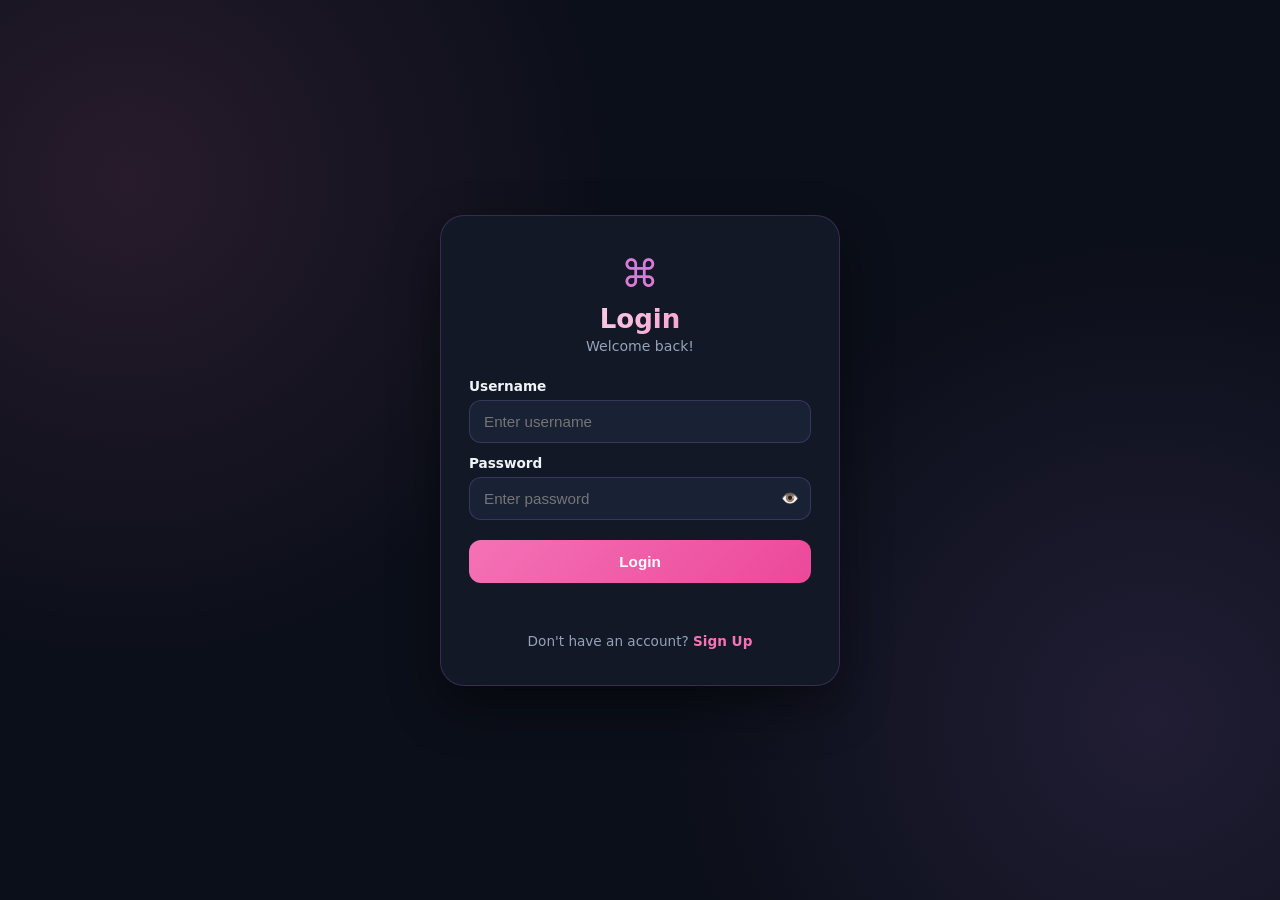
<file: index.html>
<!DOCTYPE html>
<html lang="en">
<head>
    <meta charset="UTF-8">
    <meta name="viewport" content="width=device-width, initial-scale=1.0">
    <meta name="description" content="Christian's personal portfolio: learning, interests, goals, and growth as a BSIT student.">
    <title>Home | Christian's Personal Portfolio</title>
    <link rel="stylesheet" href="style.css">
    <link rel="icon" href="favicon.ico" type="image/x-icon">
</head>
<body>
    <header>
        <h1>Christian | Personal Portfolio</h1>
        <p>Quiet progress. Real growth. A life built with purpose.</p>
    </header>

    <nav aria-label="Main navigation">
        <ul>
            <li><a href="index.html">Home</a></li>
            <li><a href="skills.html">Skills</a></li>
            <li><a href="goals.html">Goals</a></li>
            <li><a href="funfacts.html">Fun Facts</a></li>
            <li><a href="gallery.html">Gallery</a></li>
            <li><a href="contact.html">Contact</a></li>
            <li><button type="button" class="theme-toggle" id="themeToggle" onclick="toggleTheme()" title="Toggle theme">☀️</button></li>
            <li><button type="button" class="logout-btn" onclick="confirmLogout()">Logout</button></li>
        </ul>
    </nav>

    <main class="main-content">
        <section class="reveal">
            <h2 class="page-title">Welcome to My World</h2>
            <p class="welcome-text">
                Hi, I'm Christian, a BSIT student at the University of Antique.
                I'm interested in technology, problem-solving, and building skills
                that will help me create useful things. This portfolio shares what
                I'm learning, what keeps me motivated, and the person I'm working to become.
            </p>

            <div class="feature-cards">
                <a class="feature-card reveal" href="skills.html" style="text-decoration:none">
                    <div class="icon" aria-hidden="true">⌘</div>
                    <h3>Skills</h3>
                    <p>Learning HTML, CSS, JavaScript, and programming fundamentals one project at a time.</p>
                </a>
                <a class="feature-card reveal" href="goals.html" style="text-decoration:none">
                    <div class="icon" aria-hidden="true">↗</div>
                    <h3>Goals</h3>
                    <p>Building practical IT skills while staying curious, disciplined, and open to learning.</p>
                </a>
                <a class="feature-card reveal" href="funfacts.html" style="text-decoration:none">
                    <div class="icon" aria-hidden="true">✳</div>
                    <h3>Fun Facts</h3>
                    <p>Discover my interests in gaming, anime, chess, reading, and fitness.</p>
                </a>
                <a class="feature-card reveal" href="gallery.html" style="text-decoration:none">
                    <div class="icon" aria-hidden="true">▧</div>
                    <h3>Gallery</h3>
                    <p>A collection of memories, experiences, and moments worth keeping.</p>
                </a>
            </div>
        </section>

        <section class="reveal">
            <h2 class="page-title">About Me</h2>
            <div class="about-profile-wrapper">
                <div class="profile-avatar-container">
                    <!-- Replace zhac.jpg with your edited profile image filename if needed -->
                    <img src="zhac.jpg" alt="Christian's profile photo" class="profile-avatar">
                    <div class="status-badge">
                        <span class="status-dot"></span> Learning
                    </div>
                </div>

                <div class="about-content">
                    <p class="about-text">
                        I'm a BSIT student who enjoys technology, learning new things,
                        and challenging myself. Outside class, I spend time playing
                        Mobile Legends, watching anime, reading manhua, playing chess,
                        and working out. I value consistency over quick results and
                        believe mistakes are part of getting better. I keep things low-key
                        and focus on what matters: learning useful skills, building
                        discipline, and becoming a stronger version of myself.
                    </p>

                    <div class="cute-badges">
                        <span class="tag-badge">🎮 Mobile Legends</span>
                        <span class="tag-badge">♟️ Chess</span>
                        <span class="tag-badge">📚 Manhua</span>
                        <span class="tag-badge">💪 Fitness</span>
                        <span class="tag-badge">💻 Web Dev</span>
                    </div>
                </div>
            </div>
        </section>

        <section class="reveal">
            <h2 class="page-title">My Interests</h2>
            <p><strong>Technology:</strong> Exploring programming, web development, and different areas of IT.</p>
            <p><strong>Gaming:</strong> Playing Mobile Legends and improving my game knowledge and skills.</p>
            <p><strong>Fitness:</strong> Working out to develop strength, discipline, and consistency.</p>
            <p><strong>Learning:</strong> Reading, solving problems, playing chess, and discovering new ideas.</p>
        </section>

        <section class="reveal">
            <h2 class="page-title">My Personal Motto</h2>
            <p class="welcome-text">
                <span class="typing-text">“Quietly becoming who I'm meant to be.”</span>
            </p>
            <p>
                I don't believe every step needs an audience. Some of the best
                progress happens quietly through daily effort, patience,
                self-discipline, and learning from experience.
            </p>
        </section>
    </main>

    <div class="footer-divider"></div>
    <footer>
        <p>Christian | Personal Portfolio</p>
        <p>Quiet progress. Real growth.</p>
    </footer>

    <script src="script.js"></script>
<!-- Custom Styled Logout Modal -->
<div id="logoutModal" class="custom-modal">
    <div class="custom-modal-card">
        <span class="modal-icon">👋</span>
        <h3>Confirm Logout</h3>
        <p>Are you sure you want to log out of your portfolio session?</p>
        <div class="custom-modal-actions">
            <button type="button" class="btn-cancel" onclick="closeLogoutModal()">Cancel</button>
            <button type="button" class="btn-confirm" onclick="executeLogout()">Logout</button>
        </div>
    </div>
</div>
    
</body>
</html>
</file>
<file: style.css>
/* =========================================================
   CHRISTIAN'S PERSONAL PORTFOLIO
   Chill Cute-Tech Theme • Soft Lavender, Mint, Rose Glow
   ========================================================= */

:root {
    color-scheme: dark;
    --bg: #0b0f19;
    --surface: #121826;
    --surface-2: #182234;
    --surface-3: #202d44;
    --text: #f0f4f8;
    --text-muted: #94a3b8;
    --accent: #f472b6;          /* Soft Rose Pink */
    --accent-strong: #ec4899;   /* Hot Pink Glow */
    --accent-soft: rgba(244, 114, 182, 0.12);
    --cute-purple: #c084fc;     /* Lavender Accent */
    --cute-mint: #2dd4bf;       /* Fresh Mint */
    --border: rgba(192, 132, 252, 0.18);
    --shadow: 0 20px 45px rgba(0, 0, 0, 0.35);
    --radius: 22px;
    --max-width: 1120px;
}

:root[data-theme="light"] {
    color-scheme: light;
    --bg: #f5f3ff;
    --surface: #ffffff;
    --surface-2: #faf8ff;
    --surface-3: #eee8f8;
    --text: #1e1b4b;
    --text-muted: #64748b;
    --accent: #db2777;
    --accent-strong: #be185d;
    --accent-soft: rgba(219, 39, 119, 0.08);
    --cute-purple: #9333ea;
    --cute-mint: #0d9488;
    --border: rgba(147, 51, 234, 0.15);
    --shadow: 0 20px 40px rgba(147, 51, 234, 0.08);
}

* { box-sizing: border-box; }
html { scroll-behavior: smooth; scroll-padding-top: 110px; }

body {
    margin: 0;
    min-height: 100vh;
    font-family: Inter, "Segoe UI", system-ui, -apple-system, sans-serif;
    line-height: 1.72;
    color: var(--text);
    background:
        radial-gradient(circle at 10% 10%, rgba(244, 114, 182, 0.08), transparent 30rem),
        radial-gradient(circle at 90% 80%, rgba(192, 132, 252, 0.08), transparent 30rem),
        var(--bg);
    transition: background-color .25s ease, color .25s ease;
}

img { max-width: 100%; height: auto; }
a { color: inherit; }
button, input, textarea { font: inherit; }
button, a { -webkit-tap-highlight-color: transparent; }
::selection { color: #fff; background: var(--accent); }

/* Header */
header {
    position: relative;
    isolation: isolate;
    overflow: hidden;
    text-align: center;
    padding: clamp(38px, 6vw, 80px) 20px 36px;
    background: linear-gradient(135deg, #0d1322 0%, #171c35 50%, #25182e 100%);
    border-bottom: 1px solid var(--border);
}

header h1 {
    margin: 0 auto 10px;
    max-width: 900px;
    font-size: clamp(1.8rem, 5vw, 3.4rem);
    line-height: 1.25;
    letter-spacing: -.035em;
    font-weight: 800;
    background: linear-gradient(135deg, #ffffff 30%, var(--cute-purple) 70%, var(--accent) 100%);
    -webkit-background-clip: text;
    -webkit-text-fill-color: transparent;
}

header p {
    max-width: 680px;
    margin: 0 auto;
    color: #b8c4d6;
    font-size: clamp(.9rem, 2vw, 1.05rem);
}

/* Navigation - Fixed Overlap */
nav {
    position: sticky;
    z-index: 50;
    top: 0;
    background: color-mix(in srgb, var(--surface) 95%, transparent);
    border-bottom: 1px solid var(--border);
    backdrop-filter: blur(18px);
    -webkit-backdrop-filter: blur(18px);
}

nav ul {
    max-width: var(--max-width);
    margin: 0 auto;
    padding: 8px 12px;
    list-style: none;
    display: flex;
    align-items: center;
    justify-content: center;
    gap: 4px;
    flex-wrap: wrap;
}

nav li { display: flex; align-items: center; }

nav a {
    display: inline-flex;
    align-items: center;
    justify-content: center;
    min-height: 38px;
    padding: 6px 10px;
    border-radius: 10px;
    text-decoration: none;
    color: var(--text-muted);
    font-size: .88rem;
    font-weight: 650;
    transition: color .2s ease, background .2s ease, transform .2s ease;
}

nav a:hover, nav a.active {
    color: var(--text);
    background: var(--accent-soft);
}

nav a.active { box-shadow: inset 0 -2px var(--accent); }

.theme-toggle, .logout-btn {
    min-height: 38px;
    padding: 6px 10px;
    border: 1px solid var(--border);
    border-radius: 10px;
    background: var(--surface-2);
    color: var(--text);
    cursor: pointer;
    transition: transform .2s ease, border-color .2s ease;
}

.theme-toggle { font-size: 0.95rem; }
.logout-btn { color: var(--accent-strong); font-size: .85rem; font-weight: 700; }
.theme-toggle:hover, .logout-btn:hover {
    transform: translateY(-2px);
    border-color: var(--accent);
}

/* Main Layout */
.main-content {
    width: min(var(--max-width), calc(100% - 28px));
    margin: 28px auto 50px;
}

section {
    margin: 0 0 24px;
    padding: clamp(20px, 4vw, 36px);
    border: 1px solid var(--border);
    border-radius: var(--radius);
    background: var(--surface);
    box-shadow: var(--shadow);
}

.page-title {
    display: flex;
    align-items: center;
    gap: 12px;
    margin: 0 0 20px;
    font-size: clamp(1.3rem, 3vw, 1.8rem);
    line-height: 1.25;
    letter-spacing: -.035em;
}

.page-title::before {
    content: "";
    width: 4px;
    height: 1.35em;
    flex: 0 0 4px;
    border-radius: 5px;
    background: linear-gradient(var(--accent-strong), var(--cute-purple));
}

p { color: var(--text-muted); }
section > p { margin: 0 0 14px; }
section > p:last-child { margin-bottom: 0; }
strong { color: var(--text); }

.welcome-text, .about-text {
    font-size: clamp(.95rem, 2vw, 1.05rem);
    line-height: 1.8;
    word-break: break-word;
}

.welcome-text {
    padding: 18px 20px;
    border-left: 3px solid var(--accent);
    border-radius: 0 12px 12px 0;
    background: var(--accent-soft);
    max-width: 100%;
}

/* About Profile Section */
.about-profile-wrapper {
    display: flex;
    align-items: center;
    gap: 28px;
    margin-top: 10px;
}

.profile-avatar-container {
    position: relative;
    flex-shrink: 0;
    width: 150px;
    height: 150px;
}

.profile-avatar {
    width: 100%;
    height: 100%;
    object-fit: cover;
    border-radius: 50%;
    border: 3px solid var(--accent);
    box-shadow: 0 0 25px rgba(244, 114, 182, 0.35);
    transition: transform 0.3s ease;
    cursor: pointer;
}

.status-badge {
    position: absolute;
    bottom: 6px;
    right: 6px;
    background: var(--surface);
    border: 2px solid var(--border);
    border-radius: 20px;
    padding: 2px 8px;
    font-size: 0.72rem;
    font-weight: 700;
    color: var(--cute-mint);
    display: flex;
    align-items: center;
    gap: 4px;
}

.status-dot {
    width: 7px;
    height: 7px;
    background-color: var(--cute-mint);
    border-radius: 50%;
    box-shadow: 0 0 8px var(--cute-mint);
    animation: pulse 1.8s infinite;
}

@keyframes pulse {
    0%, 100% { opacity: 1; transform: scale(1); }
    50% { opacity: 0.5; transform: scale(0.85); }
}

.cute-badges {
    display: flex;
    flex-wrap: wrap;
    gap: 8px;
    margin-top: 14px;
}

.tag-badge {
    display: inline-flex;
    align-items: center;
    gap: 5px;
    padding: 4px 12px;
    border-radius: 50px;
    font-size: 0.8rem;
    font-weight: 600;
    background: var(--surface-2);
    color: var(--cute-purple);
    border: 1px solid var(--border);
}

/* Cards Grid */
.feature-cards, .goal-grid {
    display: grid;
    grid-template-columns: repeat(2, minmax(0, 1fr));
    gap: 16px;
    margin-top: 20px;
}

.feature-card, .goal-card, .contact-form, .contact-details {
    min-width: 0;
    padding: 20px;
    border: 1px solid var(--border);
    border-radius: 15px;
    background: linear-gradient(145deg, var(--surface-2), var(--surface));
    transition: transform .22s ease, border-color .22s ease;
}

.feature-card:hover, .goal-card:hover {
    transform: translateY(-4px);
    border-color: var(--accent);
}

.feature-card .icon {
    display: grid;
    place-items: center;
    width: 42px; height: 42px;
    margin-bottom: 12px;
    border-radius: 12px;
    background: var(--accent-soft);
    font-size: 1.3rem;
}

.goal-card { cursor: pointer; }

.goal-header {
    color: var(--text);
    font-weight: 750;
    font-size: 1.02rem;
    margin-bottom: 8px;
}

.goal-details {
    display: none;
    margin-top: 12px;
    padding-top: 12px;
    border-top: 1px solid var(--border);
    color: var(--text-muted);
}

/* Gallery & Lightbox Styles */
.funfact-image {
    display: block;
    width: 100%;
    aspect-ratio: 16 / 10;
    object-fit: cover;
    margin-bottom: 16px;
    border-radius: 11px;
    border: 1px solid var(--border);
}

.gallery {
    display: grid;
    grid-template-columns: repeat(3, minmax(0, 1fr));
    gap: 16px;
}

.thumbnail {
    display: block;
    width: 100%;
    aspect-ratio: 4 / 3;
    object-fit: cover;
    border: 1px solid var(--border);
    border-radius: 14px;
    background: var(--surface-2);
    cursor: zoom-in;
    transition: transform .25s ease, box-shadow .25s ease, border-color .25s ease;
}

.thumbnail:hover {
    transform: scale(1.02);
    border-color: var(--accent);
    box-shadow: 0 16px 30px rgba(0,0,0,.22);
}

.lightbox {
    display: none;
    position: fixed;
    z-index: 200;
    inset: 0;
    padding: 60px 20px;
    background: rgba(3, 7, 15, .94);
    backdrop-filter: blur(10px);
}

/* Card Lightbox Container */
.zoomable-card {
    cursor: zoom-in;
}

.lightbox-card-container {
    max-width: 580px;
    width: 92%;
    margin: 0 auto;
    position: relative;
    top: 50%;
    transform: translateY(-50%);
    background: var(--surface);
    border: 1px solid var(--border);
    border-radius: 20px;
    padding: 20px;
    box-shadow: 0 25px 60px rgba(0, 0, 0, 0.6);
    text-align: left;
    max-height: 85vh;
    overflow-y: auto;
    display: flex;
    flex-direction: column;
}

.lightbox-card-container img {
    width: 100%;
    max-height: 50vh;
    object-fit: contain;
    background: rgba(0, 0, 0, 0.2);
    border-radius: 12px;
    border: 1px solid var(--border);
    margin-bottom: 16px;
}

.lightbox-title {
    font-size: 1.25rem;
    font-weight: 750;
    color: var(--text);
    margin-bottom: 10px;
}

.lightbox-text {
    font-size: 0.95rem;
    line-height: 1.6;
    color: var(--text-muted);
}

.lightbox-close, .lightbox-prev, .lightbox-next {
    position: absolute;
    z-index: 2;
    display: grid;
    place-items: center;
    width: 44px; height: 44px;
    border: 1px solid rgba(255,255,255,.2);
    border-radius: 50%;
    background: rgba(255,255,255,.09);
    color: white;
    cursor: pointer;
    user-select: none;
    transition: background .2s ease, transform .2s ease;
}

.lightbox-close { top: 18px; right: 22px; font-size: 30px; }
.lightbox-prev { top: 50%; left: 18px; font-size: 20px; }
.lightbox-next { top: 50%; right: 18px; font-size: 20px; }
.lightbox-close:hover, .lightbox-prev:hover, .lightbox-next:hover {
    background: var(--accent);
    transform: scale(1.05);
}

/* Toast Notification Popup */
#toastNotification {
    position: fixed;
    bottom: 30px;
    left: 50%;
    transform: translateX(-50%) translateY(100px);
    background: var(--surface-2);
    border: 1px solid var(--accent);
    color: var(--text);
    padding: 12px 24px;
    border-radius: 50px;
    font-size: 0.9rem;
    font-weight: 600;
    box-shadow: 0 10px 30px rgba(0, 0, 0, 0.45);
    opacity: 0;
    visibility: hidden;
    transition: transform 0.35s ease, opacity 0.35s ease, visibility 0.35s ease;
    z-index: 9999;
    text-align: center;
    max-width: 90%;
}

#toastNotification.show {
    transform: translateX(-50%) translateY(0);
    opacity: 1;
    visibility: visible;
}

/* Contact layout */
.contact-layout {
    display: grid;
    grid-template-columns: repeat(2, minmax(0, 1fr));
    gap: 20px;
    align-items: stretch;
    margin-top: 22px;
}

.contact-form form { display: grid; gap: 8px; }

label {
    display: block;
    margin: 8px 0 0;
    color: var(--text);
    font-weight: 650;
    font-size: .92rem;
}

input[type="text"], input[type="email"], input[type="password"], textarea {
    width: 100%;
    min-width: 0;
    padding: 12px 14px;
    color: var(--text);
    background: var(--bg);
    border: 1px solid var(--border);
    border-radius: 10px;
    outline: none;
    transition: border-color .2s ease;
}

textarea { resize: vertical; min-height: 130px; }

button[type="submit"] {
    display: inline-flex;
    align-items: center;
    justify-content: center;
    margin-top: 12px;
    padding: 12px 17px;
    border: 0;
    border-radius: 10px;
    color: #fff;
    background: linear-gradient(135deg, var(--accent), var(--accent-strong));
    font-weight: 750;
    cursor: pointer;
}

/* Scroll Progress Bar */
#scrollProgress {
    position: fixed;
    top: 0;
    left: 0;
    height: 3px;
    background: linear-gradient(to right, var(--accent), var(--cute-purple));
    width: 0%;
    z-index: 9999;
}

/* Skill Bars & Percentage */
.skill-bar {
    width: 100%;
    height: 8px;
    background: var(--surface-3);
    border-radius: 10px;
    margin-top: 14px;
    overflow: hidden;
}

.skill-level {
    height: 100%;
    background: linear-gradient(to right, var(--accent), var(--cute-purple));
    border-radius: 10px;
    width: 0;
    transition: width 1.4s ease;
}

.feature-card small {
    display: block;
    margin-top: 8px;
    font-size: 0.85rem;
    font-weight: 700;
    color: var(--accent);
}

/* Typing Animation */
.typing-text {
    border-right: 2px solid var(--accent);
    white-space: normal;
    display: inline;
    animation: blink 0.7s step-end infinite;
}

@keyframes blink {
    50% { border-color: transparent; }
}

/* Scroll Reveal */
.reveal {
    opacity: 0;
    transform: translateY(20px);
    transition: opacity 0.6s ease, transform 0.6s ease;
}

.reveal.active {
    opacity: 1;
    transform: translateY(0);
}

/* Footer */
.footer-divider {
    width: min(900px, 70%);
    height: 1px;
    margin: 0 auto;
    background: var(--border);
}

footer {
    padding: 24px 18px 30px;
    text-align: center;
    color: var(--text-muted);
    font-size: .88rem;
}

footer p { margin: 3px 0; }

/* Responsive Adjustments */
@media (max-width: 760px) {
    .gallery { grid-template-columns: repeat(2, minmax(0, 1fr)); gap: 10px; }
    .contact-layout { grid-template-columns: minmax(0, 1fr); gap: 14px; }
    .lightbox-prev { left: 6px; }
    .lightbox-next { right: 6px; }
}

@media (max-width: 680px) {
    .about-profile-wrapper {
        flex-direction: column;
        text-align: center;
        gap: 18px;
    }
    
    .profile-avatar-container {
        width: 130px;
        height: 130px;
    }
    
    .cute-badges {
        justify-content: center;
    }
}

@media (max-width: 480px) {
    header { padding: 30px 14px 24px; }
    nav ul { gap: 3px; padding: 6px 4px; }
    nav a { min-height: 34px; padding: 5px 7px; font-size: .78rem; }
    .theme-toggle, .logout-btn { min-height: 34px; padding: 5px 8px; font-size: .78rem; }
    .main-content { width: calc(100% - 18px); margin-top: 18px; }
    section { padding: 18px 14px; border-radius: 16px; }
    .feature-cards, .goal-grid { grid-template-columns: minmax(0, 1fr); gap: 12px; }
    .funfact-image { aspect-ratio: 4 / 3; }
    .gallery { gap: 8px; }
}
/* Custom Glassmorphism Confirmation Modal */
.custom-modal {
    display: none;
    position: fixed;
    inset: 0;
    z-index: 9999;
    background: rgba(3, 7, 15, 0.82);
    backdrop-filter: blur(12px);
    -webkit-backdrop-filter: blur(12px);
    place-items: center;
    padding: 20px;
    animation: fadeInModal 0.25s ease forwards;
}

.custom-modal.show {
    display: grid;
}

.custom-modal-card {
    width: 100%;
    max-width: 380px;
    background: var(--surface);
    border: 1px solid var(--border);
    border-radius: 22px;
    padding: 28px 24px;
    text-align: center;
    box-shadow: 0 25px 60px rgba(0, 0, 0, 0.6);
    transform: scale(0.92);
    animation: popUpCard 0.25s ease forwards;
}

@keyframes fadeInModal {
    from { opacity: 0; }
    to { opacity: 1; }
}

@keyframes popUpCard {
    from { transform: scale(0.92); opacity: 0; }
    to { transform: scale(1); opacity: 1; }
}

.modal-icon {
    font-size: 2.4rem;
    display: block;
    margin-bottom: 8px;
}

.custom-modal-card h3 {
    margin: 0 0 6px;
    font-size: 1.35rem;
    font-weight: 800;
    color: var(--text);
}

.custom-modal-card p {
    margin: 0 0 22px;
    font-size: 0.9rem;
    color: var(--text-muted);
    line-height: 1.5;
}

.custom-modal-actions {
    display: flex;
    gap: 10px;
}

.btn-cancel, .btn-confirm {
    flex: 1;
    padding: 11px 16px;
    border-radius: 12px;
    font-weight: 700;
    font-size: 0.88rem;
    cursor: pointer;
    transition: transform 0.2s ease, filter 0.2s ease;
}

.btn-cancel {
    background: var(--surface-2);
    border: 1px solid var(--border);
    color: var(--text-muted);
}

.btn-cancel:hover {
    color: var(--text);
    border-color: var(--text-muted);
}

.btn-confirm {
    background: linear-gradient(135deg, var(--accent), var(--accent-strong));
    border: none;
    color: #ffffff;
}

.btn-confirm:hover {
    filter: brightness(1.1);
    transform: translateY(-1px);
}
</file>
<file: login_style.css>
/* =========================================================
   CHRISTIAN'S PERSONAL PORTFOLIO - LOGIN
   Cute & Chill Cyberpunk Aesthetic
   ========================================================= */

*, *::before, *::after {
    box-sizing: border-box;
    margin: 0;
    padding: 0;
}

:root {
    --bg: #0b0f19;
    --surface: #121826;
    --surface-2: #182234;
    --text: #f0f4f8;
    --text-muted: #94a3b8;
    --accent: #f472b6;
    --accent-strong: #ec4899;
    --cute-purple: #c084fc;
    --cute-mint: #2dd4bf;
    --border: rgba(192, 132, 252, 0.2);
    --shadow: 0 20px 50px rgba(0, 0, 0, 0.45);
}

body {
    font-family: Inter, 'Segoe UI', system-ui, sans-serif;
    display: flex;
    justify-content: center;
    align-items: center;
    min-height: 100vh;
    min-height: 100dvh;
    padding: 20px 16px;
    background:
        radial-gradient(circle at 10% 20%, rgba(244, 114, 182, 0.12), transparent 30rem),
        radial-gradient(circle at 90% 80%, rgba(192, 132, 252, 0.12), transparent 30rem),
        var(--bg);
    color: var(--text);
}

/* Card Container */
.form-container {
    width: 100%;
    max-width: 400px;
    padding: 36px 28px;
    background: var(--surface);
    border: 1px solid var(--border);
    border-radius: 24px;
    box-shadow: var(--shadow);
    text-align: center;
    backdrop-filter: blur(16px);
    animation: fadeIn 0.4s ease;
}

@keyframes fadeIn {
    from { opacity: 0; transform: translateY(16px); }
    to { opacity: 1; transform: translateY(0); }
}

.spider-icon {
    font-size: 38px;
    display: block;
    margin-bottom: 8px;
    background: linear-gradient(135deg, var(--cute-purple), var(--accent));
    -webkit-background-clip: text;
    -webkit-text-fill-color: transparent;
}

.form-container h2 {
    font-size: 26px;
    font-weight: 800;
    margin-bottom: 4px;
    background: linear-gradient(135deg, #ffffff, var(--accent));
    -webkit-background-clip: text;
    -webkit-text-fill-color: transparent;
}

.subtitle {
    color: var(--text-muted);
    font-size: 0.88rem;
    margin-bottom: 24px;
}

/* Form Controls */
label {
    display: block;
    text-align: left;
    margin: 12px 0 6px;
    font-size: 0.85rem;
    font-weight: 600;
    color: var(--text);
}

.input-wrapper {
    position: relative;
    width: 100%;
}

input[type="text"],
input[type="password"] {
    width: 100%;
    padding: 12px 14px;
    border: 1px solid var(--border);
    border-radius: 12px;
    background: var(--surface-2);
    color: var(--text);
    font-size: 0.95rem;
    outline: none;
    transition: border-color 0.2s ease, box-shadow 0.2s ease;
}

input:focus {
    border-color: var(--accent);
    box-shadow: 0 0 0 3px rgba(244, 114, 182, 0.15);
}

/* Toggle eye button inside password field */
.toggle-eye {
    position: absolute;
    right: 12px;
    top: 50%;
    transform: translateY(-50%);
    background: none;
    border: none;
    color: var(--text-muted);
    cursor: pointer;
    font-size: 0.9rem;
}

.toggle-eye:hover {
    color: var(--text);
}

/* Submit Button */
button#submitBtn {
    width: 100%;
    padding: 13px;
    margin-top: 20px;
    border: none;
    border-radius: 12px;
    background: linear-gradient(135deg, var(--accent), var(--accent-strong));
    color: #ffffff;
    font-weight: 700;
    font-size: 0.95rem;
    cursor: pointer;
    transition: transform 0.2s ease, filter 0.2s ease;
}

button#submitBtn:hover {
    transform: translateY(-2px);
    filter: brightness(1.08);
}

button#submitBtn:active {
    transform: translateY(0);
}

/* Error & Match Messages */
#errorMessage {
    color: #f87171;
    font-size: 0.83rem;
    margin-top: 12px;
    min-height: 18px;
}

#passwordMatchMessage {
    font-size: 0.8rem;
    margin-top: 6px;
    text-align: left;
}

/* Footer Link */
#toggleText {
    margin-top: 20px;
    font-size: 0.85rem;
    color: var(--text-muted);
}

#toggleText a {
    color: var(--accent);
    text-decoration: none;
    font-weight: 600;
}

#toggleText a:hover {
    text-decoration: underline;
}

/* Custom Styled Toast Notification */
#loginToast {
    position: fixed;
    top: 24px;
    left: 50%;
    transform: translateX(-50%) translateY(-80px);
    background: var(--surface-2);
    border: 1px solid var(--cute-mint);
    color: var(--text);
    padding: 12px 24px;
    border-radius: 50px;
    font-size: 0.9rem;
    font-weight: 600;
    box-shadow: 0 10px 30px rgba(0, 0, 0, 0.4);
    opacity: 0;
    visibility: hidden;
    transition: transform 0.35s ease, opacity 0.35s ease, visibility 0.35s ease;
    z-index: 9999;
    text-align: center;
    max-width: 90%;
}

#loginToast.show {
    transform: translateX(-50%) translateY(0);
    opacity: 1;
    visibility: visible;
}

#loginToast.error {
    border-color: var(--accent-strong);
    color: #f87171;
}
</file>
